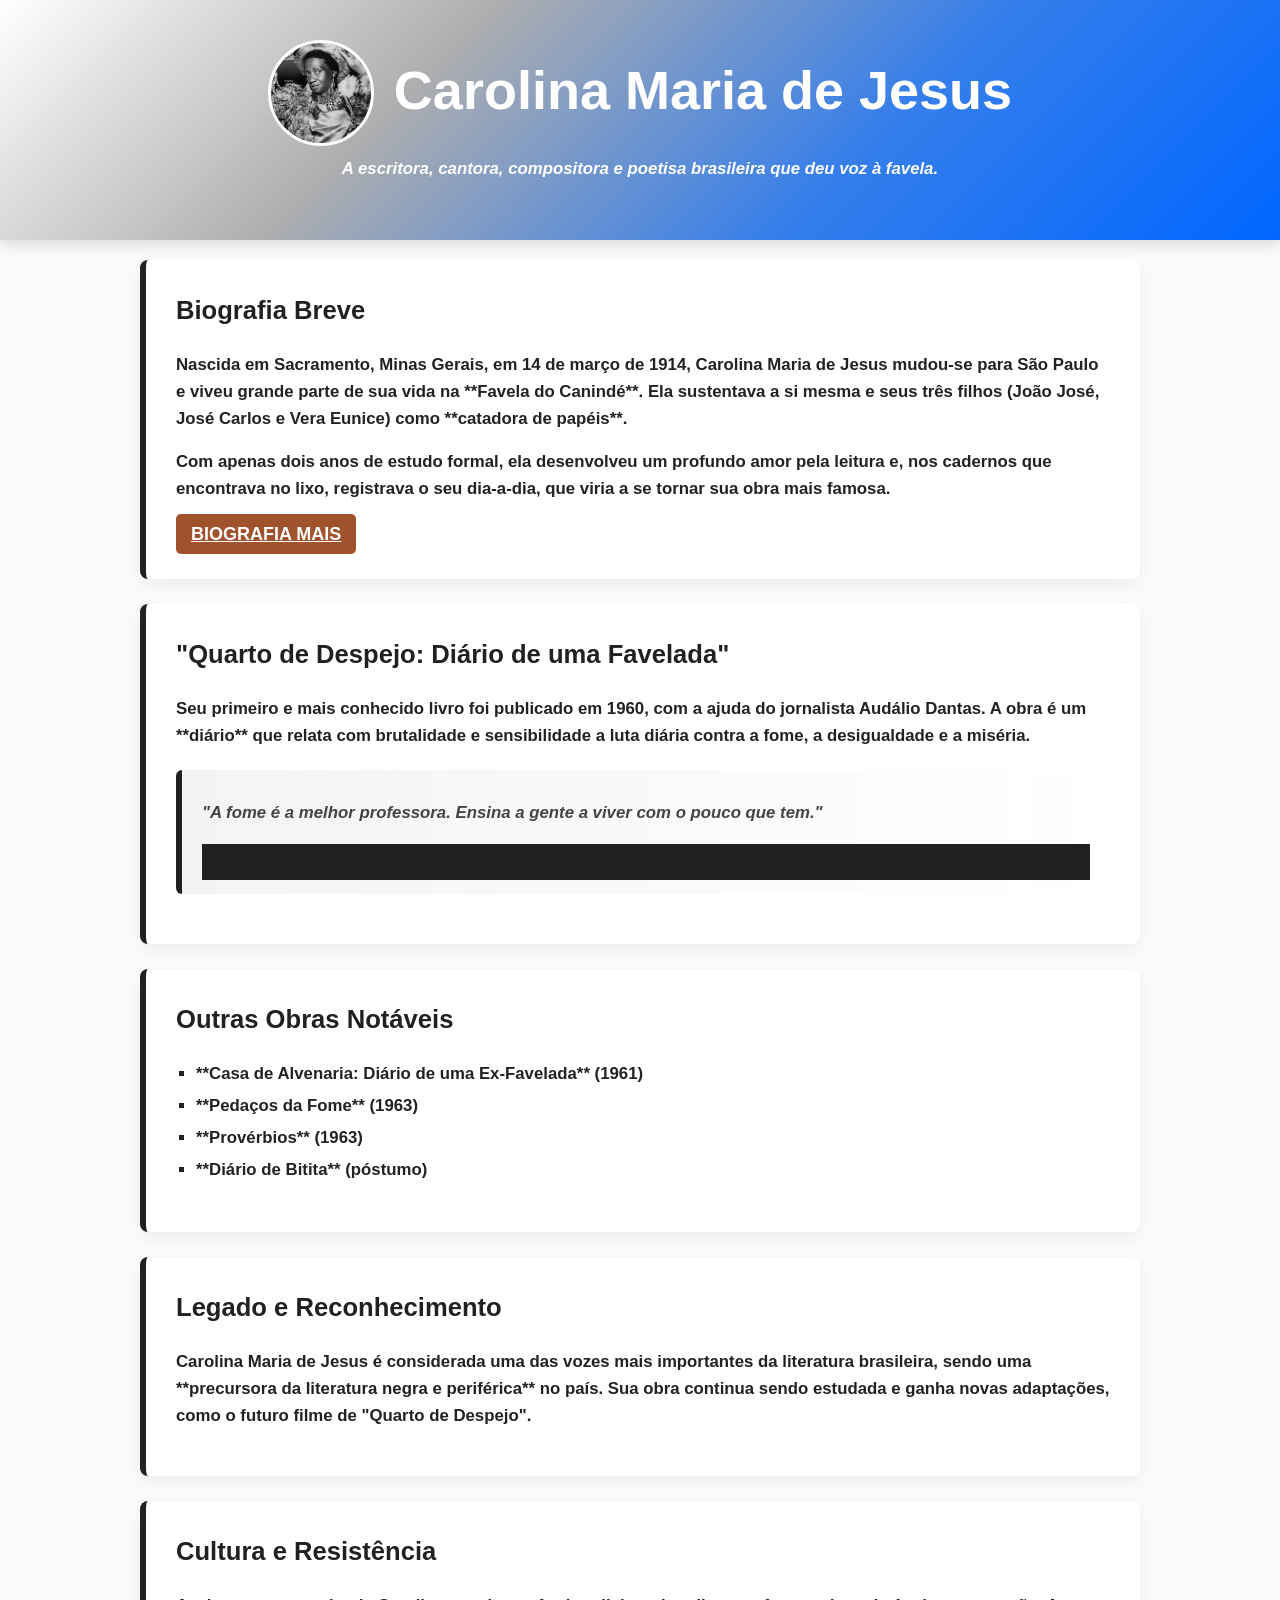
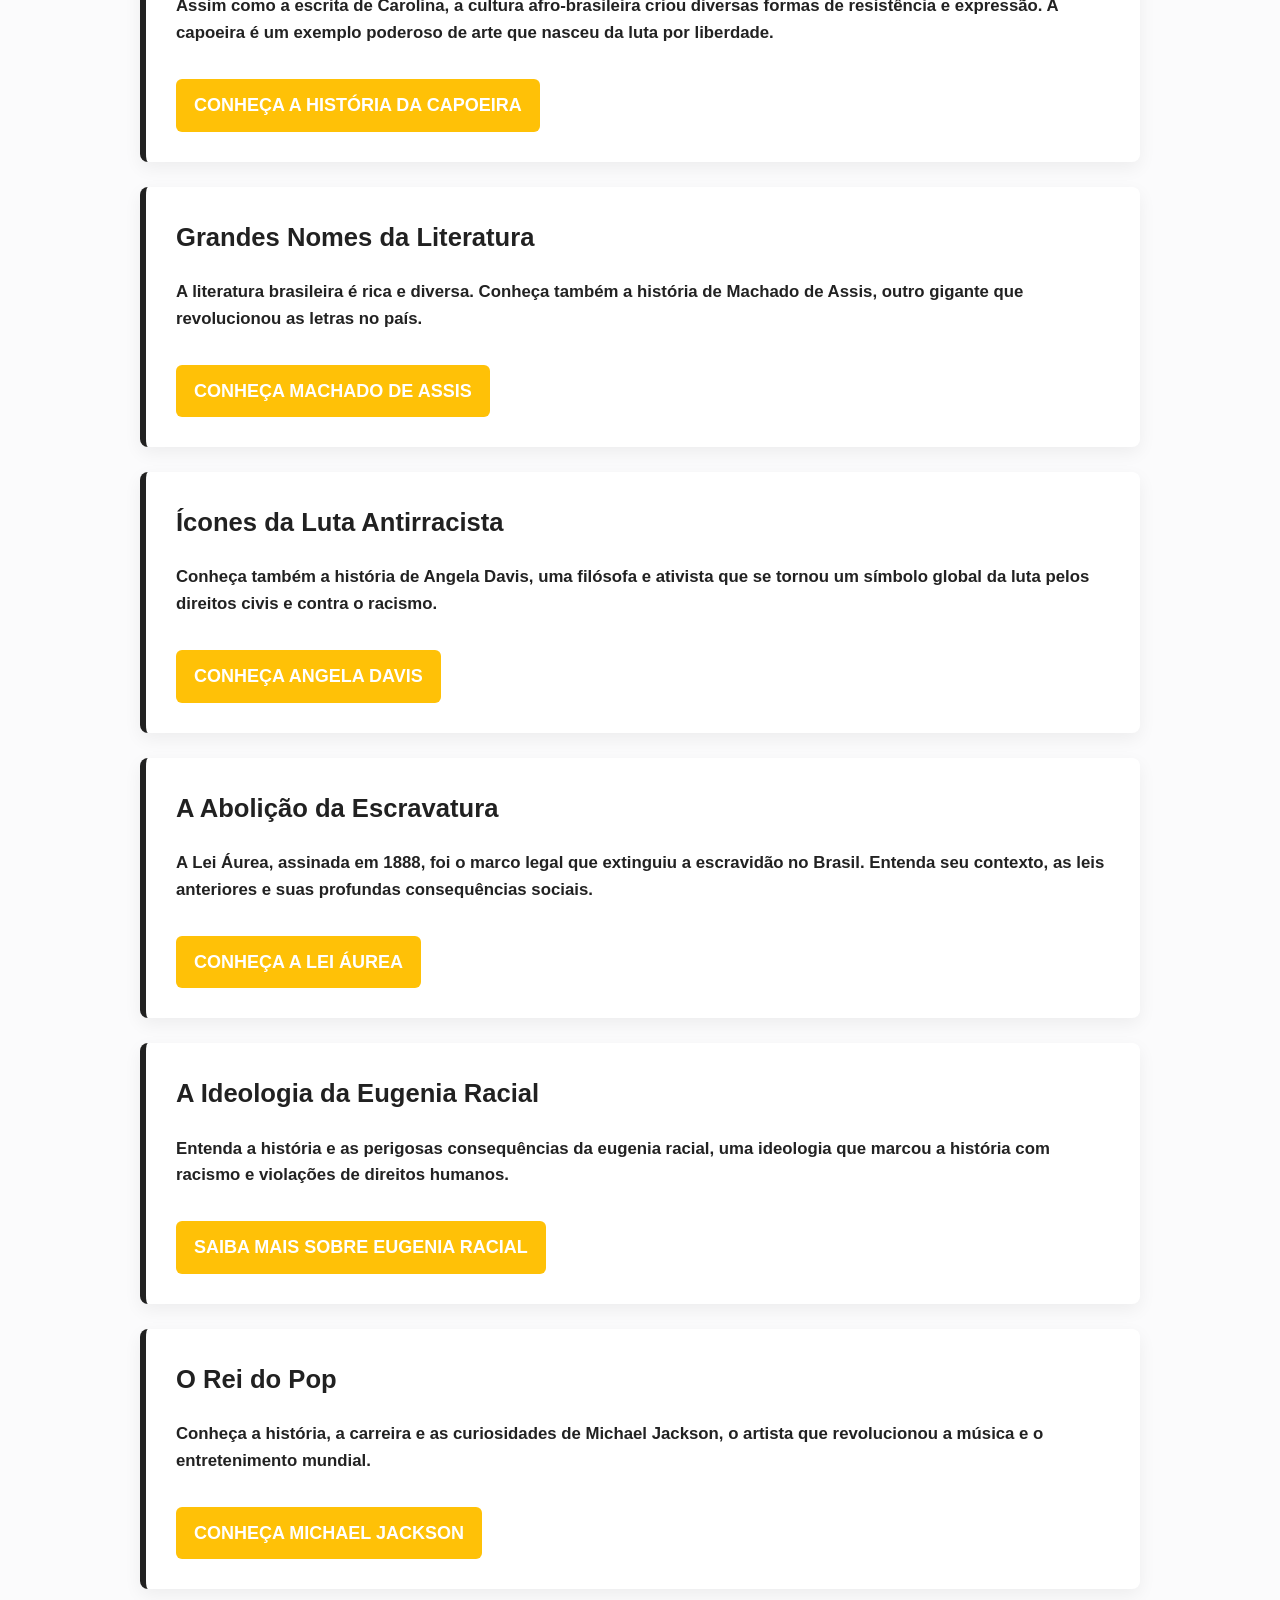
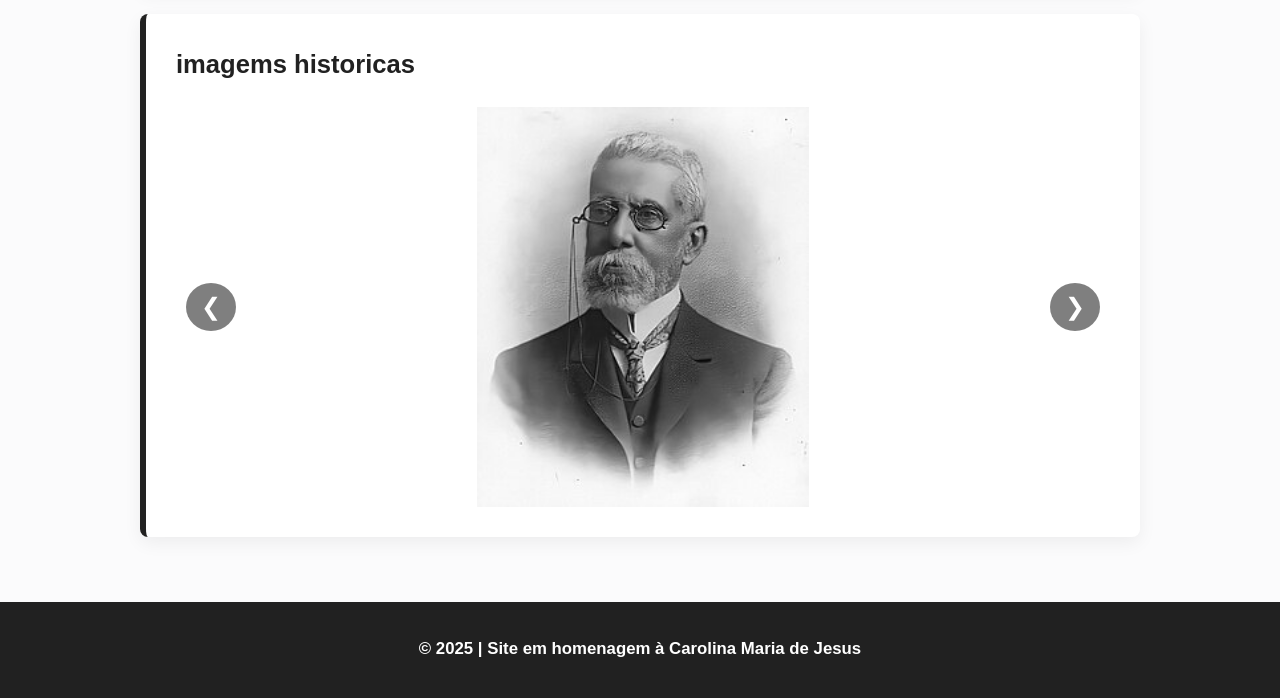
<file: index.html>
<!DOCTYPE html>
<html lang="pt-BR">
<head>
    <meta charset="UTF-8">
    <meta name="viewport" content="width=device-width, initial-scale=1.0">
    <title>Carolina Maria de Jesus - Escritora e Catadora</title>
    <link rel="stylesheet" href="style.css">
</head>
<body class="carolina-theme">
    <header>
        <div class="container">
            <div class="header-title-container">
                <img src="carolina 1.jfif" alt="Retrato de Carolina Maria de Jesus" class="header-profile-pic">
                <h1>Carolina Maria de Jesus</h1>
            </div>
            <nav id="main-nav">
                <a href="index.html" class="active">Carolina M. de Jesus</a>
                <a href="capoeira.html">Capoeira</a>
                <a href="machado-de-assis.html">Machado de Assis</a>
                <a href="angela-davis.html">Angela Davis</a>
                <a href="lei-aurea.html">Lei Áurea</a>
                <a href="eugenia-racial.html">Eugenia Racial</a>
                <a href="michael-jackson.html">Michael Jackson</a>
            </nav>
            <button class="hamburger-menu" id="hamburger-menu">&#9776;</button>
            <p>A escritora, cantora, compositora e poetisa brasileira que deu voz à favela.</p>
        </div>
    </header>

    <main class="container">
        <section id="biografia" class="card">
            <h2>Biografia Breve</h2>
            <div class="bio-content">
                <p>Nascida em Sacramento, Minas Gerais, em 14 de março de 1914, Carolina Maria de Jesus mudou-se para São Paulo e viveu grande parte de sua vida na **Favela do Canindé**. Ela sustentava a si mesma e seus três filhos (João José, José Carlos e Vera Eunice) como **catadora de papéis**.</p>
                <p>Com apenas dois anos de estudo formal, ela desenvolveu um profundo amor pela leitura e, nos cadernos que encontrava no lixo, registrava o seu dia-a-dia, que viria a se tornar sua obra mais famosa.</p>
                <a id="toggle-bio" class="button-link" href="https://www.ebiografia.com/carolina_maria_de_jesus/" target="_blank" rel="noopener noreferrer">biografia mais</a>
            </div>
        </section>

        <section id="quarto-despejo" class="card">
            <h2>"Quarto de Despejo: Diário de uma Favelada"</h2>
            <p>Seu primeiro e mais conhecido livro foi publicado em 1960, com a ajuda do jornalista Audálio Dantas. A obra é um **diário** que relata com brutalidade e sensibilidade a luta diária contra a fome, a desigualdade e a miséria.</p>
            <blockquote id="citacao">
                <p>"A fome é a melhor professora. Ensina a gente a viver com o pouco que tem."</p>
                <footer></footer>
            </blockquote>
        </section>

        <section id="outras-obras" class="card">
            <h2>Outras Obras Notáveis</h2>
            <ul>
                <li>**Casa de Alvenaria: Diário de uma Ex-Favelada** (1961)</li>
                <li>**Pedaços da Fome** (1963)</li>
                <li>**Provérbios** (1963)</li>
                <li>**Diário de Bitita** (póstumo)</li>
            </ul>
        </section>
        
        <section id="legado" class="card">
            <h2>Legado e Reconhecimento</h2>
            <p>Carolina Maria de Jesus é considerada uma das vozes mais importantes da literatura brasileira, sendo uma **precursora da literatura negra e periférica** no país. Sua obra continua sendo estudada e ganha novas adaptações, como o futuro filme de "Quarto de Despejo".</p>
        </section>

    <section id="cultura" class="card">
        <h2>Cultura e Resistência</h2>
        <p>Assim como a escrita de Carolina, a cultura afro-brasileira criou diversas formas de resistência e expressão. A capoeira é um exemplo poderoso de arte que nasceu da luta por liberdade.</p>
        <a href="capoeira.html" class="action-button">Conheça a História da Capoeira</a>
    </section>

    <section id="outros-autores" class="card desktop-nav">
        <h2>Grandes Nomes da Literatura</h2>
        <p>A literatura brasileira é rica e diversa. Conheça também a história de Machado de Assis, outro gigante que revolucionou as letras no país.</p>
        <a href="machado-de-assis.html" class="action-button">Conheça Machado de Assis</a>
    </section>

    <section id="outros-icones" class="card">
        <h2>Ícones da Luta Antirracista</h2>
        <p>Conheça também a história de Angela Davis, uma filósofa e ativista que se tornou um símbolo global da luta pelos direitos civis e contra o racismo.</p>
        <a href="angela-davis.html" class="action-button">Conheça Angela Davis</a>
    </section>

    <section id="lei-aurea-link" class="card">
        <h2>A Abolição da Escravatura</h2>
        <p>A Lei Áurea, assinada em 1888, foi o marco legal que extinguiu a escravidão no Brasil. Entenda seu contexto, as leis anteriores e suas profundas consequências sociais.</p>
        <a href="lei-aurea.html" class="action-button">Conheça a Lei Áurea</a>
    </section>

    <section id="eugenia-racial-link" class="card">
        <h2>A Ideologia da Eugenia Racial</h2>
        <p>Entenda a história e as perigosas consequências da eugenia racial, uma ideologia que marcou a história com racismo e violações de direitos humanos.</p>
        <a href="eugenia-racial.html" class="action-button">Saiba Mais sobre Eugenia Racial</a>
    </section>

    <section id="michael-jackson-link" class="card">
        <h2>O Rei do Pop</h2>
        <p>Conheça a história, a carreira e as curiosidades de Michael Jackson, o artista que revolucionou a música e o entretenimento mundial.</p>
        <a href="michael-jackson.html" class="action-button">Conheça Michael Jackson</a>
    </section>


    <section id="carrossel" class="card">
        <h2>imagems historicas</h2>
        <div class="carousel-container">
            <button id="prevBtn" class="carousel-arrow prev">&#10094;</button>
            <div class="carousel-slide">
               <img src="machado de assis 1.jpg" alt="Machado de Assis" loading="lazy">
                <img src="Machado de Assis  2.jpg" alt="Machado de Assis escrevendo" loading="lazy">
                <img src="machado de assis 3.jfif" alt="Retrato antigo de Machado de Assis" loading="lazy">
                <img src="capoeira1.jpg" alt="Roda de capoeira ao ar livre" loading="lazy">
                <img src="capoeira 2.webp" alt="Capoeiristas em ação" loading="lazy">
                <img src="capoeira 3.webp" alt="Instrumentos de capoeira" loading="lazy">
                <img src="carolina 1.jfif" alt="Carolina Maria de Jesus" loading="lazy">
                <img src="carolina 2.jpg" alt="Carolina escrevendo em seu diário" loading="lazy">
                <img src="carolina 3.jfif" alt="Retrato antigo de Carolina Maria de Jesus" loading="lazy">
            </div>
            <button id="nextBtn" class="carousel-arrow next">&#10095;</button>
        </div>
    </section>
</main>
    <footer>
        <p>&copy; 2025 | Site em homenagem à Carolina Maria de Jesus</p>
    </footer>   

    <!-- Modal para zoom da imagem -->
    <div id="imageModal" class="modal">
        <span class="close-modal">&times;</span>
        <img class="modal-content" id="modalImage">
    </div>

    <script src="main.js"></script>
</body>
</html>
</file>
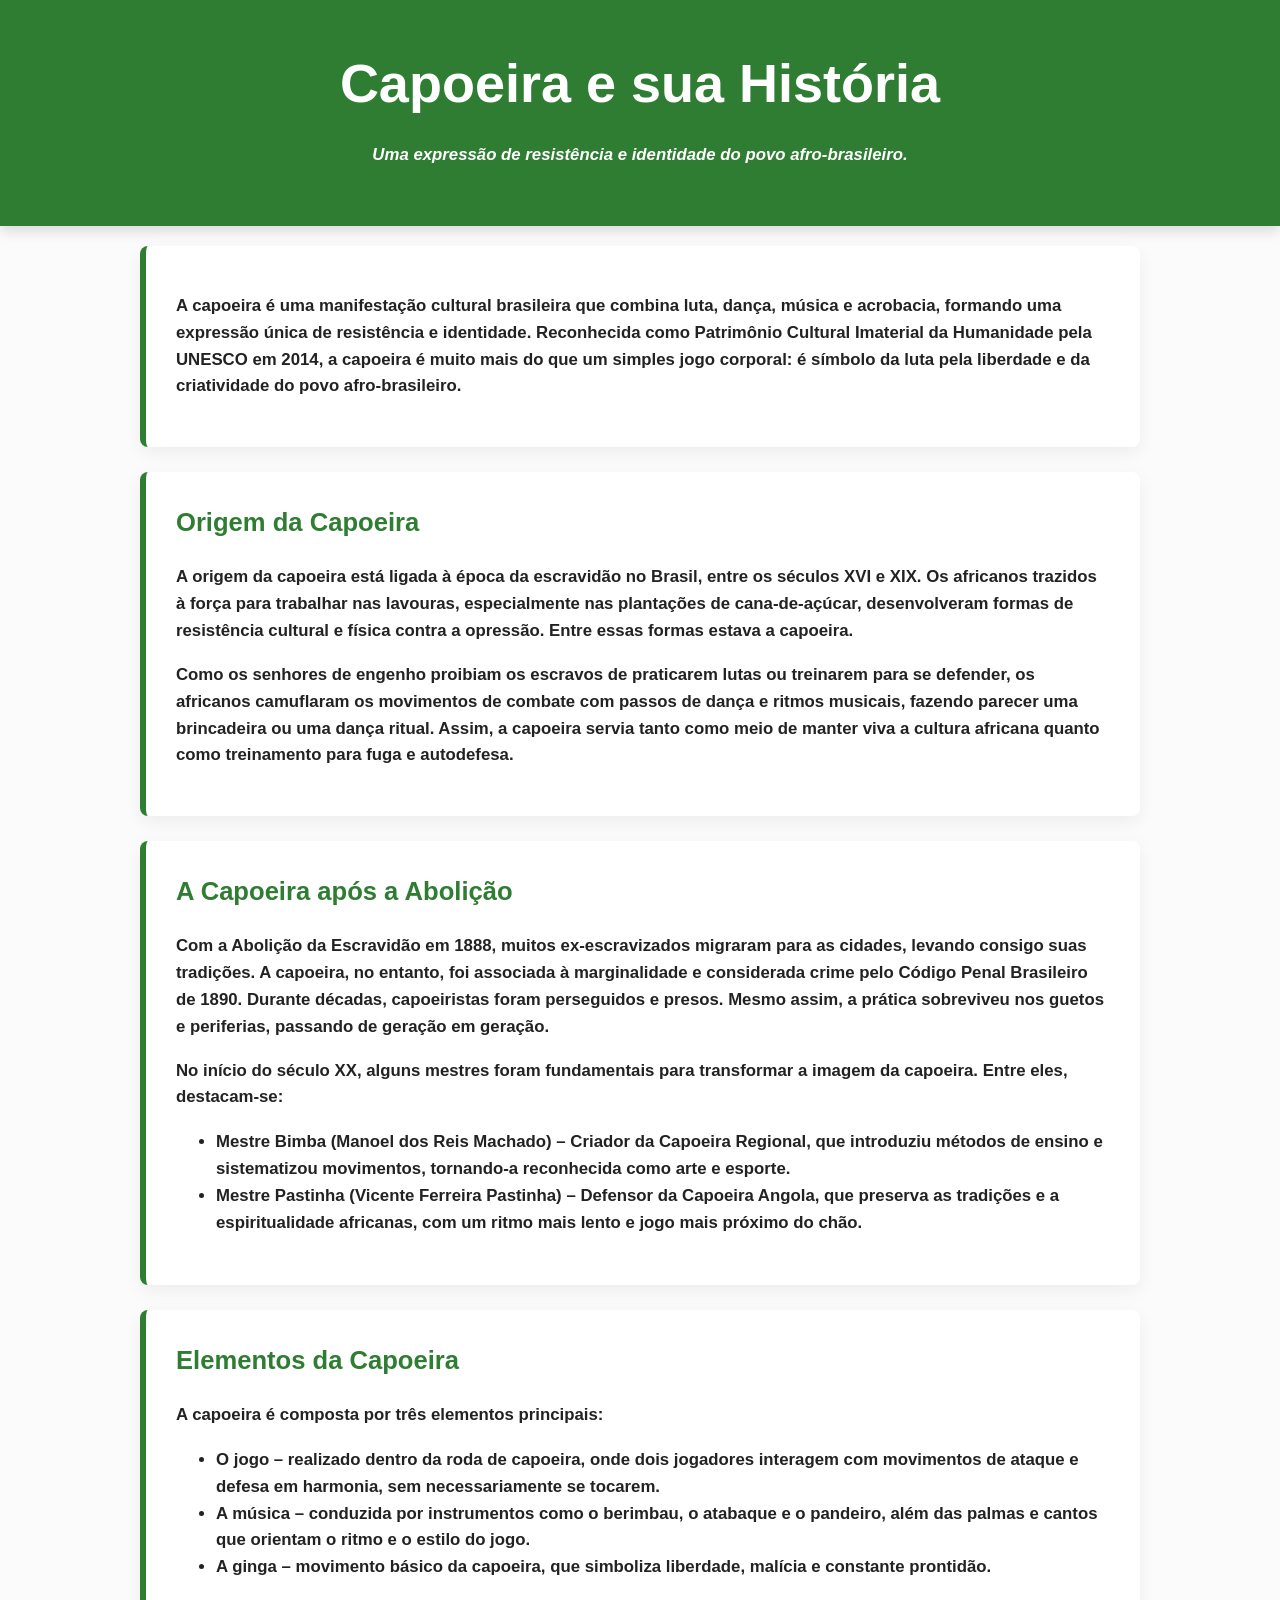
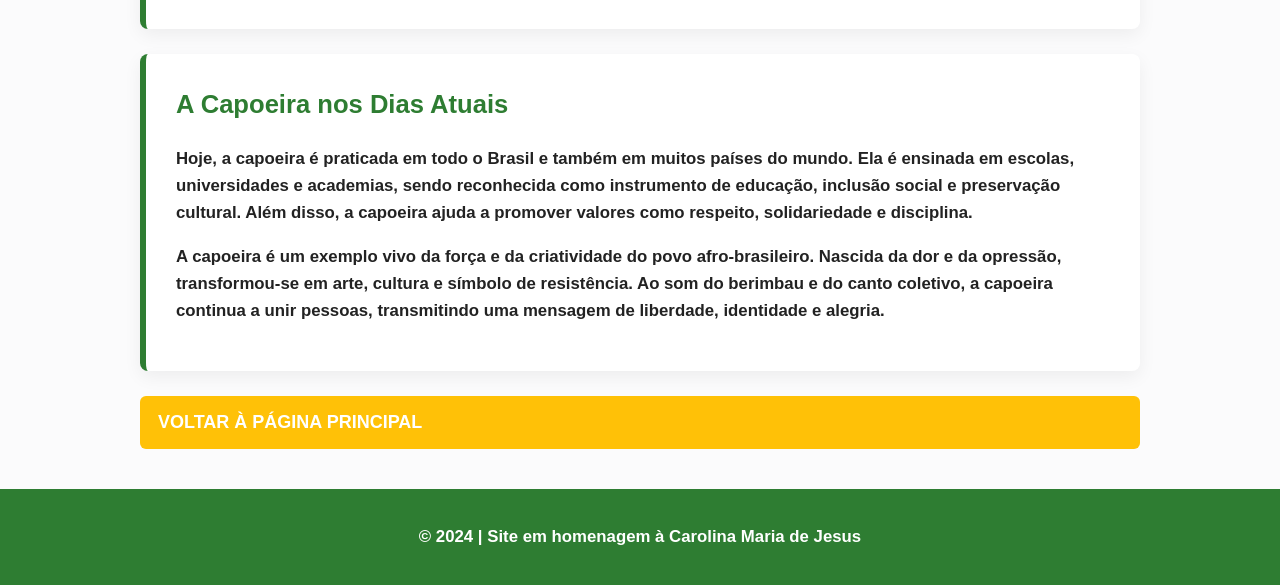
<file: capoeira.html>
<!DOCTYPE html>
<html lang="pt-BR">
<head>
    <meta charset="UTF-8">
    <meta name="viewport" content="width=device-width, initial-scale=1.0">
    <title>Capoeira e sua História - Cultura e Resistência</title>
    <link rel="stylesheet" href="style.css">
</head>
<body class="capoeira-theme">
    <header>
        <div class="container">
            <h1>Capoeira e sua História</h1>
            <nav id="main-nav">
                <a href="index.html">Carolina M. de Jesus</a>
                <a href="capoeira.html" class="active">Capoeira</a>
                <a href="machado-de-assis.html">Machado de Assis</a>
                <a href="angela-davis.html">Angela Davis</a>
                <a href="lei-aurea.html">Lei Áurea</a>
                <a href="eugenia-racial.html">Eugenia Racial</a>
                <a href="michael-jackson.html">Michael Jackson</a>
            </nav>
            <button class="hamburger-menu" id="hamburger-menu">&#9776;</button>
            <p>Uma expressão de resistência e identidade do povo afro-brasileiro.</p>
        </div>
    </header>

    <main class="container">
        <section id="introducao" class="card">
            <p>A capoeira é uma manifestação cultural brasileira que combina luta, dança, música e acrobacia, formando uma expressão única de resistência e identidade. Reconhecida como Patrimônio Cultural Imaterial da Humanidade pela UNESCO em 2014, a capoeira é muito mais do que um simples jogo corporal: é símbolo da luta pela liberdade e da criatividade do povo afro-brasileiro.</p>
        </section>

        <section id="origem" class="card">
            <h2>Origem da Capoeira</h2>
            <p>A origem da capoeira está ligada à época da escravidão no Brasil, entre os séculos XVI e XIX. Os africanos trazidos à força para trabalhar nas lavouras, especialmente nas plantações de cana-de-açúcar, desenvolveram formas de resistência cultural e física contra a opressão. Entre essas formas estava a capoeira.</p>
            <p>Como os senhores de engenho proibiam os escravos de praticarem lutas ou treinarem para se defender, os africanos camuflaram os movimentos de combate com passos de dança e ritmos musicais, fazendo parecer uma brincadeira ou uma dança ritual. Assim, a capoeira servia tanto como meio de manter viva a cultura africana quanto como treinamento para fuga e autodefesa.</p>
        </section>

        <section id="pos-abolicao" class="card">
            <h2>A Capoeira após a Abolição</h2>
            <p>Com a Abolição da Escravidão em 1888, muitos ex-escravizados migraram para as cidades, levando consigo suas tradições. A capoeira, no entanto, foi associada à marginalidade e considerada crime pelo Código Penal Brasileiro de 1890. Durante décadas, capoeiristas foram perseguidos e presos. Mesmo assim, a prática sobreviveu nos guetos e periferias, passando de geração em geração.</p>
            <p>No início do século XX, alguns mestres foram fundamentais para transformar a imagem da capoeira. Entre eles, destacam-se:</p>
            <ul>
                <li><strong>Mestre Bimba (Manoel dos Reis Machado)</strong> – Criador da Capoeira Regional, que introduziu métodos de ensino e sistematizou movimentos, tornando-a reconhecida como arte e esporte.</li>
                <li><strong>Mestre Pastinha (Vicente Ferreira Pastinha)</strong> – Defensor da Capoeira Angola, que preserva as tradições e a espiritualidade africanas, com um ritmo mais lento e jogo mais próximo do chão.</li>
            </ul>
        </section>

        <section id="elementos" class="card">
            <h2>Elementos da Capoeira</h2>
            <p>A capoeira é composta por três elementos principais:</p>
            <ul>
                <li><strong>O jogo</strong> – realizado dentro da roda de capoeira, onde dois jogadores interagem com movimentos de ataque e defesa em harmonia, sem necessariamente se tocarem.</li>
                <li><strong>A música</strong> – conduzida por instrumentos como o berimbau, o atabaque e o pandeiro, além das palmas e cantos que orientam o ritmo e o estilo do jogo.</li>
                <li><strong>A ginga</strong> – movimento básico da capoeira, que simboliza liberdade, malícia e constante prontidão.</li>
            </ul>
        </section>

        <section id="hoje" class="card">
            <h2>A Capoeira nos Dias Atuais</h2>
            <p>Hoje, a capoeira é praticada em todo o Brasil e também em muitos países do mundo. Ela é ensinada em escolas, universidades e academias, sendo reconhecida como instrumento de educação, inclusão social e preservação cultural. Além disso, a capoeira ajuda a promover valores como respeito, solidariedade e disciplina.</p>
            <p>A capoeira é um exemplo vivo da força e da criatividade do povo afro-brasileiro. Nascida da dor e da opressão, transformou-se em arte, cultura e símbolo de resistência. Ao som do berimbau e do canto coletivo, a capoeira continua a unir pessoas, transmitindo uma mensagem de liberdade, identidade e alegria.</p>
        </section>

        <a href="index.html" class="action-button desktop-nav">Voltar à Página Principal</a>

    </main>

    <footer>
        <p>&copy; 2024 | Site em homenagem à Carolina Maria de Jesus</p>
    </footer>

    <script src="main.js"></script>
</body>
</html>
</file>
<file: style.css>
/* Estilização Geral e Reset */
body {
    font-family: 'Helvetica Neue', Helvetica, Arial, sans-serif;
    margin: 0;
    padding: 0;
    background-color: #f4f4f4;
    color: #333;
    line-height: 1.6;
}


:root {
    /* Paleta vibrante: vermelho, amarelo, roxo e azul */
    --bg: #fbfbfc;
    --text: #222222;
    --red: #e53935;      /* vibrante */
    --yellow: #ffd400;   /* amarelo forte */
    --purple: #4a148c;   /* roxo mais escuro (ajustado) */
    --blue: #1e88e5;     /* azul vivo */
    /* Tornando roxo a cor predominante (tom mais escuro) */
    --card-accent: var(--purple);
    --header-bg: linear-gradient(135deg, #4a148c 0%, #6a1b9a 60%); /* degradê roxo escuro -> roxo */
    --button-bg: var(--purple);
    --button-hover: #2e0b4e; /* roxo ainda mais escuro no hover */
    --footer-bg: #2e0b4e; /* roxo escuro para o rodapé */
}
body {
    font-family: 'Helvetica Neue', Helvetica, Arial, sans-serif;
    margin: 0;
    padding: 0;
    background-color: var(--bg);
    color: var(--text);
    line-height: 1.6;
    font-weight: 700; /* texto em negrito conforme solicitado */
    font-size: 18px; /* aumentar tamanho base do texto */
}

/* --- Estilização da Barra de Rolagem com Todas as Cores --- */

/* Para Firefox */
html {
    scrollbar-width: thin; /* 'auto' ou 'thin' */
    /* O Firefox não suporta gradientes na scrollbar, então usamos a cor de destaque do tema atual */
    scrollbar-color: var(--card-accent) var(--bg);
}

/* Para navegadores baseados em WebKit (Chrome, Safari, Edge, etc.) */
::-webkit-scrollbar {
    width: 14px; /* Largura da barra de rolagem */
}

::-webkit-scrollbar-track {
    background: var(--bg); /* Cor de fundo da trilha (usa o fundo da página) */
}

::-webkit-scrollbar-thumb {    
    background: linear-gradient(180deg, #c62828, #ffc107, #2e7d32, #5d4037); /* Gradiente com todas as cores */
    border-radius: 10px;
    border: 3px solid var(--bg); /* Cria uma pequena borda ao redor do polegar */
}
.container {
    width: 90%;
    max-width: 1000px;
    margin: 0 auto;
}

/* Cabeçalho */
header {
    background-color: #333;
    color: #fff;
    padding: 40px 0;
    text-align: center;
    box-shadow: 0 4px 6px rgba(0, 0, 0, 0.1);
}
header {
    background: var(--header-bg);
    color: #fff;
    padding: 40px 0;
    text-align: center;
    box-shadow: 0 6px 12px rgba(0, 0, 0, 0.12);
}

header h1 {
    margin: 0;
    font-size: 3em; /* maior titulo */
    display: inline-block;
    padding-bottom: 6px;
    border-bottom: none; /* removida a tarja/underline */
    animation: fadeInDown 1s ease-out; /* Animação de entrada */
}

/* --- Estilo para Título com Foto de Perfil (Machado de Assis) --- */
.header-title-container {
    display: flex;
    align-items: center;
    justify-content: center;
    gap: 20px; /* Espaço entre a foto e o nome */
    flex-wrap: wrap; /* Permite que o layout se ajuste em telas pequenas */
}

.header-profile-pic {
    width: 100px;
    height: 100px;
    border-radius: 50%; /* Deixa a foto redonda */
    object-fit: cover; /* Garante que a imagem preencha o círculo */
    border: 3px solid #fff; /* Borda branca para destacar */
}

/* --- Navegação Principal --- */
nav#main-nav {
    margin-top: 20px;
    display: flex;
    justify-content: center;
    gap: 20px;
}
/* Por padrão (mobile-first), a navegação principal está escondida */
nav#main-nav {
    display: none;
}

nav#main-nav a {
    color: #fff;
    text-decoration: none;
    font-weight: 700;
    padding: 8px 16px;
    border-radius: 6px;
    transition: background-color 0.3s, color 0.3s;
    border: 2px solid transparent;
}

nav#main-nav a:hover {
    background-color: rgba(255, 255, 255, 0.1);
}

nav#main-nav a.active {
    border-color: #fff; /* Destaca o link da página atual */
    color: #fff;
}

/* --- Botão Hamburger --- */
.hamburger-menu {
    display: block; /* Visível por padrão (mobile) */
    background: none;
    border: none;
    color: white;
    font-size: 30px;
    cursor: pointer;
    position: absolute;
    top: 25px;
    right: 25px;
    z-index: 100; /* Garante que o menu fique na frente de outros elementos */
}

.desktop-nav { display: none; } /* Esconde os botões de desktop por padrão */

header p {
    font-style: italic;
    margin-top: 10px;
    font-size: 1.05rem; /* parágrafos levemente maiores */
}

/* Conteúdo Principal e Cards */
main {
    padding: 20px 0;
}

.card {
    background-color: #fff;
    padding: 30px;
    margin-bottom: 25px;
    border-radius: 8px;
    box-shadow: 0 2px 4px rgba(0, 0, 0, 0.05);
    border-left: 5px solid #e0b445;
}
.card {
    background-color: #fff;
    padding: 30px;
    margin-bottom: 25px;
    border-radius: 8px;
    box-shadow: 0 6px 18px rgba(0, 0, 0, 0.06);
    border-left: 6px solid var(--card-accent);
    /* Animação para os cards entrarem */
    opacity: 0; /* Começa invisível */
    transform: translateY(20px); /* Começa um pouco para baixo */
    animation: fadeInUp 0.8s ease-out forwards;
    animation-delay: 0.5s; /* Atraso para começar depois do título */
    transition: transform 0.3s ease, box-shadow 0.3s ease, border-color 0.3s ease; /* Transição suave para o hover */
}

.card:hover {
    transform: translateY(-5px) scale(1.02); /* Eleva e aumenta o card */
    box-shadow: 0 10px 25px rgba(0, 0, 0, 0.1); /* Aumenta a sombra para dar profundidade */
    border-left-color: #e91e63; /* Cor rosa para a borda */
}

.card h2 {
    color: #a0522d; /* Cor terrosa */
    margin-top: 0;
}
.card h2 {
    color: var(--purple);
    margin-top: 0;
    font-size: 1.6rem;
    transition: font-size 0.3s ease; /* Adiciona transição suave para o tamanho da fonte */
}

.card:hover h2 {
    font-size: 1.65rem; /* Aumenta levemente o subtítulo no hover */
}

/* Ajuste geral para elementos de texto */
p, li {
    font-size: 1.05rem;
    transition: font-size 0.3s ease; /* Adiciona transição suave para o tamanho da fonte */
}

.card:hover p,
.card:hover li {
    font-size: 1.08rem; /* Aumenta levemente o texto no hover */
}

/* Botão de Ação */
#toggle-bio {
    background-color: #a0522d;
    color: #fff;
    border: none;
    padding: 10px 15px;
    border-radius: 5px;
    cursor: pointer;
    margin-top: 15px;
    transition: background-color 0.3s;
    text-transform: uppercase;
    font-weight: bold;
}
.action-button {
    background-color: var(--button-bg);
    color: #fff;
    display: inline-block;
    text-decoration: none;
    border: none;
    padding: 12px 18px;
    border-radius: 6px;
    cursor: pointer;
    margin-top: 15px;
    transition: background-color 0.25s, transform 0.12s;
    text-transform: uppercase;
    font-weight: 700;
}

.action-button:hover {
    background-color: var(--button-hover);
    transform: translateY(-1px);
}

/* Citação */
blockquote {
    border-left: 4px solid #333;
    margin: 20px 0;
    padding-left: 20px;
    color: #555;
    font-style: italic;
    font-size: 1.1em;
}
blockquote {
    border-left: 6px solid var(--purple);
    margin: 20px 0;
    padding-left: 22px;
    color: #444;
    font-style: italic;
    font-size: 1.1em;
    background: linear-gradient(90deg, rgba(74,20,140,0.04), transparent);
    padding: 14px 20px;
    border-radius: 6px;
}

blockquote footer {
    display: block;
    margin-top: 10px;
       font-style: normal;
    font-size: 0.9em;
    text-align: right;
    color: #333;
}

/* Lista de Obras */
#outras-obras ul {
    list-style: square;
    padding-left: 20px;
}

#outras-obras li {
    margin-bottom: 5px;
}

/* Rodapé */
footer {
    background-color: #333;
    color: #f4f4f4;
    text-align: center;
    padding: 15px 0;
    margin-top: 20px;
}
footer {
    background-color: var(--footer-bg);
    color: #fff;
    text-align: center;
    padding: 18px 0;
    margin-top: 20px;
}

/* Estilos para o Carrossel */
.carousel-container {
    width: 100%;
    overflow: hidden;
    position: relative;
}

.carousel-slide {
    width: %; /* A imagem individual preencherá este espaço */
    transition: transform 0.7s ease-in-out;
}

.carousel-slide img {
    width: 100%; /* A imagem ocupa todo o espaço do slide */
    max-height: 400px; /* Define uma altura máxima para a imagem */
    height: auto; /* Mantém a proporção da imagem */
    margin: 0 auto; /* Garante que a imagem fique centralizada */
    object-fit: contain;
    cursor: pointer;
    transition: transform 0.3s ease;
}

/* Setas de navegação do carrossel */
.carousel-arrow {
    position: absolute;
    top: 50%;
    transform: translateY(-50%);
    background-color: rgba(0, 0, 0, 0.5);
    color: white;
    border: none;
    padding: 10px 15px;
    font-size: 24px;
    cursor: pointer;
    border-radius: 50%;
    z-index: 10;
    transition: background-color 0.3s ease;
}

.carousel-arrow:hover {
    background-color: rgba(0, 0, 0, 0.8);
}

.carousel-arrow.prev {
    left: 10px;
}

.carousel-arrow.next {
    right: 10px;
}

/* Modal para zoom da imagem */
.modal {
    display: none; /* Escondido por padrão */
    position: fixed;
    z-index: 100;
    padding-top: 50px;
    left: 0;
    top: 0;
    width: 100%;
    height: 100%;
    overflow: auto;
    background-color: rgba(0,0,0,0.9);
}

.modal-content {
    margin: auto;
    display: block;
    width: 80%;
    max-width: 700px;
    animation: zoomIn 0.6s;
}

.close-modal {
    position: absolute;
    top: 15px;
    right: 35px;
    color: #f1f1f1;
    font-size: 40px;
    font-weight: bold;
    transition: 0.3s;
    cursor: pointer;
}

@keyframes zoomIn {
    from {transform: scale(0)}
    to {transform: scale(1)}
}

/* Animação para o título principal */
@keyframes fadeInDown {
    from {
        opacity: 0;
        transform: translateY(-25px);
    }
    to {
        opacity: 1;
        transform: translateY(0);
    }
}

/* Animação para os cards de conteúdo */
@keyframes fadeInUp {
    from {
        opacity: 0;
        transform: translateY(20px);
    }
    to {
        opacity: 1;
        transform: translateY(0);
    }
}

/* --- Media Queries para Responsividade --- */

/* Para tablets e celulares (telas até 768px) */
@media (max-width: 768px) {
    body {
        font-size: 16px; /* Reduz o tamanho base da fonte */
        font-weight: 400; /* Texto normal em telas menores para melhor legibilidade */
    }

    .container {
        width: 95%; /* Usa mais espaço da tela */
    }

    header {
        padding: 30px 0;
    }

    header h1 {
        font-size: 2.2em; /* Reduz o título principal */
    }

    header h1, header p {
        /* Adiciona um espaçamento à direita para não sobrepor o menu */
        padding-right: 50px; 
        padding-left: 50px; /* Equilibra o espaçamento no lado esquerdo */
    }

    .card {
        padding: 20px;
        margin-bottom: 20px;
    }

    .card h2 {
        font-size: 1.4rem;
    }

    /* Desativa o efeito de zoom nos cards em dispositivos de toque para evitar comportamento inesperado */
    .card:hover {
        transform: translateY(-5px); /* Mantém apenas a elevação */
        box-shadow: 0 10px 25px rgba(0, 0, 0, 0.1);
        transform: none; /* Remove o scale e o translate */
    }

    nav#main-nav {
        flex-direction: column;
        width: 100%;
        background-color: rgba(0, 0, 0, 0.8);
        position: absolute;
        top: 90px; /* Ajuste conforme a altura do seu cabeçalho */
        left: 0;
        z-index: 99; /* Garante que o menu expandido fique sobre o conteúdo */
        padding: 10px 0;
    }

    nav#main-nav.active {
        display: flex; /* Mostra o menu quando a classe 'active' é adicionada */
        animation: fadeInDown 0.5s;
    }
}

/* Para telas de PC (maiores que 768px) */
@media (min-width: 769px) {
    .hamburger-menu { display: none; } /* Esconde o botão hamburger */
    nav#main-nav { display: none !important; } /* Garante que a nav do mobile não apareça */
    .desktop-nav { display: block; } /* Mostra os botões de navegação do desktop */
}

/* --- Tema Específico para a Página de Machado de Assis --- */

.machado-theme {
    /* Sobrescreve as variáveis de cor para um tema sóbrio */
    --header-bg: #3e2723; /* Marrom escuro, quase preto */
    font-family: Georgia, 'Times New Roman', Times, serif; /* Fonte clássica para um ar nobre */
    --footer-bg: #3e2723;
    --card-accent: #5d4037; /* Tom de sépia/marrom */
    --button-bg: #5d4037;
    --button-hover: #3e2723;
    --purple: #5d4037; /* Substitui o roxo nos títulos h2 */
}

.machado-theme header {
    background: var(--header-bg); /* Remove o gradiente, usa cor sólida */
}

.machado-theme blockquote {
    background: linear-gradient(90deg, rgba(93,64,55,0.05), transparent);
    border-left-color: var(--card-accent);
}

.machado-theme .card:hover {
    transform: translateY(-5px); /* Remove o efeito de zoom (scale) */
    box-shadow: 0 10px 25px rgba(0, 0, 0, 0.1);
    border-left-color: #8d6e63; /* Um tom de marrom mais claro no hover */
}

.machado-theme .card:hover h2,
.machado-theme .card:hover p,
.machado-theme .card:hover li {
    font-size: inherit; /* Desativa o aumento da fonte no hover */
}

/* Estilo nobre para as curiosidades de Machado */
.machado-theme #curiosidades .curiosidade-item {
    padding-top: 1.2rem;
    margin-top: 1.5rem;
    border-top: 1px dotted #a1887f; /* Linha pontilhada para um visual mais clássico */
}

.machado-theme #curiosidades .curiosidade-item:first-child {
    border-top: none; /* Remove a linha do primeiro item */
    margin-top: 0;
    padding-top: 0.5rem;
}

.machado-theme #curiosidades h4 {
    font-size: 1.15rem;
    color: #3e2723; /* Marrom escuro para o título da curiosidade */
    font-weight: normal; /* Peso normal para elegância */
    font-style: italic; /* Itálico para um toque clássico */
    margin-bottom: 0.5rem;
}

.machado-theme #curiosidades .emoji {
    margin-right: 10px;
    font-size: 1.2rem;
    opacity: 0.8; /* Deixa o emoji um pouco mais sutil */
    font-style: normal; /* Garante que o emoji não fique em itálico */
}

/* --- Estilos Genéricos para o Acordeão de Curiosidades --- */
.curiosidade-title {
    cursor: pointer;
    position: relative;
    padding-right: 30px; /* Espaço para o indicador +/- */
    transition: color 0.3s;
}

.curiosidade-title:hover {
    color: var(--button-hover);
}

.curiosidade-title::after {
    content: '+';
    position: absolute;
    right: 5px;
    top: 50%;
    transform: translateY(-50%);
    font-size: 1.6rem;
    font-family: 'Helvetica Neue', Helvetica, Arial, sans-serif; /* Fonte sem serifa para o sinal */
    font-style: normal;
    font-weight: 300;
    transition: transform 0.3s ease;
}

.curiosidade-item.active .curiosidade-title::after {
    content: '−'; /* Sinal de menos */
    transform: translateY(-50%) rotate(180deg);
}

.curiosidade-content {
    max-height: 0;
    overflow: hidden;
    transition: max-height 0.5s ease-out, padding 0.4s ease-out;
    padding: 0 10px;
}


/* Estilos para o Acordeão de Curiosidades */
.machado-theme .curiosidade-title {
    cursor: pointer;
    position: relative;
    padding-right: 30px; /* Espaço para o indicador +/- */
}

.machado-theme .curiosidade-title::after {
    content: '+';
    position: absolute;
    right: 5px;
    top: 50%;
    transform: translateY(-50%);
    font-size: 1.6rem;
    font-family: 'Helvetica Neue', Helvetica, Arial, sans-serif; /* Fonte sem serifa para o sinal */
    font-style: normal;
    font-weight: 300;
    transition: transform 0.3s ease;
}

.machado-theme .curiosidade-item.active .curiosidade-title::after {
    content: '−'; /* Sinal de menos */
    transform: translateY(-50%) rotate(180deg);
}

/* --- Tema Específico para a Página de Capoeira --- */

.capoeira-theme {
    /* Sobrescreve as variáveis para um tema inspirado na capoeira */
    /* Verde para as matas, Amarelo para a energia, Azul para o céu */
    --header-bg: #2e7d32; /* Verde escuro para o cabeçalho */
    --footer-bg: #2e7d32; /* Verde escuro para o rodapé */
    --card-accent: #2e7d32; /* Borda verde nos cards */
    --button-bg: #ffc107; /* Amarelo/dourado para os botões */
    --button-hover: #ffa000; /* Amarelo mais escuro no hover */
    --purple: #2e7d32; /* Substitui o roxo dos títulos h2 pelo verde */
}

.capoeira-theme header {
    background: var(--header-bg); /* Cor sólida, sem gradiente */
}

.capoeira-theme .card:hover {
    border-left-color: #1976d2; /* Borda azul no hover para representar o céu/paz */
}

.capoeira-theme blockquote {
    background: linear-gradient(90deg, rgba(46,125,50,0.05), transparent);
    border-left-color: var(--card-accent);
}

/* --- Tema Específico para a Página de Carolina Maria de Jesus --- */

.carolina-theme {
    /* Sobrescreve as variáveis para o tema de Carolina */
    /* Preto (resistência), Amarelo (sol/natureza), Azul (céu/sonho) */
    --header-bg: #212121; /* Preto para o cabeçalho, representando a luta e a realidade */
    --footer-bg: #212121; /* Preto/cinza escuro para o rodapé, representando identidade */
    --card-accent: #212121; /* Borda preta nos cards */
    --button-bg: #ffc107; /* Amarelo para os botões, simbolizando o sol */
    --button-hover: #ffa000; /* Amarelo mais escuro no hover */
    --purple: #212121; /* Substitui o roxo dos títulos h2 pelo preto/cinza escuro */
}

.carolina-theme header {
    /* Gradiente com todas as cores dos temas para a página principal */
    background: linear-gradient(135deg, 
        #ffffff, /* Vermelho (Carolina) */
        #acadaf, /* Amarelo (Capoeira) */
        #357eeb, /* Verde (Capoeira) */
        #0066ff  /* Marrom (Machado) */
    );
}

.carolina-theme .card:hover {
    border-left-color: #1e88e5; /* Borda azul no hover, representando o céu e a liberdade */
}

.carolina-theme blockquote {
    background: linear-gradient(90deg, rgba(33,33,33,0.05), transparent);
    border-left-color: var(--card-accent);
}

/* --- Tema Específico para a Página de Angela Davis --- */

.angela-davis-theme {
    /* Laranja forte para simbolizar energia, luta e paixão */
    --header-bg: #e65100; /* Laranja escuro e vibrante */
    --footer-bg: #e65100;
    --card-accent: #e65100;
    --button-bg: #e65100;
    --button-hover: #bf360c; /* Laranja mais profundo no hover */
    --purple: #bf360c; /* Substitui o roxo dos títulos h2 */
}

.angela-davis-theme header {
    background: var(--header-bg); /* Cor sólida */
}

.angela-davis-theme blockquote {
    background: linear-gradient(90deg, rgba(230,81,0,0.05), transparent);
    border-left-color: var(--card-accent);
}

/* Estilos para as curiosidades de Angela Davis */
.angela-davis-theme #curiosidades .curiosidade-item {
    padding-top: 1rem;
    margin-top: 1rem;
    border-top: 1px solid #ffcc80; /* Laranja claro */
}

.angela-davis-theme #curiosidades .curiosidade-item:first-child {
    border-top: none;
    margin-top: 0;
    padding-top: 0;
}

.angela-davis-theme #curiosidades h4 {
    font-size: 1.1rem;
    color: var(--purple); /* Usa a cor de destaque do tema */
}

/* --- Tema Específico para a Página da Lei Áurea --- */

.lei-aurea-theme {
    /* Dourado para a "Lei Áurea", com um fundo escuro para solenidade */
    --header-bg: #2c2a2a; /* Cinza bem escuro */
    --footer-bg: #2c2a2a;
    --header-bg: #111111; /* Preto para solenidade */
    --footer-bg: #111111; /* Preto */
    --card-accent: #d4af37; /* Dourado/Ouro */
    --button-bg: #d4af37;
    --button-hover: #b89b30; /* Dourado mais escuro */
    --button-bg: #222222; /* Botão preto */
    --button-hover: #000000; /* Preto mais escuro no hover */
    --purple: #000000; /* Títulos h2 em preto */
    --text: #ffffff; /* Texto branco para botões (mantido) */
}

.lei-aurea-theme header {
    background: var(--header-bg);
}

.lei-aurea-theme blockquote {
    background: linear-gradient(90deg, rgba(212,175,55,0.08), transparent);
    border-left-color: var(--card-accent);
}

/* --- Tema Específico para a Página de Eugenia Racial --- */
.eugenia-theme {
    /* Cores para refletir a ideologia da eugenia:
       Branco (pureza racial), Preto (raças inferiores), Cinza (mistura/degeneração) */
    --header-bg: linear-gradient(135deg, #f0f0f0 0%, #ffffff 100%); /* Branco/cinza claro para "pureza" */
    --footer-bg: #f0f0f0; /* Cinza claro */
    --card-accent: #cccccc; /* Cinza médio para "mistura" ou frieza */
    --button-bg: #222222; /* Preto/cinza escuro para o lado sombrio da ideologia */
    --button-hover: #000000; /* Preto puro no hover */
    --purple: #222222; /* Títulos em preto/cinza escuro */
    --text: #333333; /* Texto padrão escuro para legibilidade */
}

.eugenia-theme header {
    background: var(--header-bg);
    color: var(--text); /* Garante que o texto do cabeçalho seja legível */
}

.eugenia-theme header h1,
.eugenia-theme header p {
    color: var(--text); /* Garante que o texto do cabeçalho seja legível */
}

.eugenia-theme blockquote {
    background: linear-gradient(90deg, rgba(128,128,128,0.05), transparent); /* Cinza sutil para o fundo da citação */
    border-left-color: var(--card-accent);
}
.lei-aurea-theme .action-button {
    color: var(--text); /* Garante que o texto do botão seja branco */
}

.lei-aurea-theme .card p,
.lei-aurea-theme .card li {
    color: #000000; /* Garante que o texto dos parágrafos e listas seja preto */
}

/* --- Tema Específico para a Página de Michael Jackson --- */
.michael-jackson-theme {
    /* Vermelho, preto e branco para o Rei do Pop */
    --header-bg: #c62828; /* Vermelho vibrante, como a jaqueta de Thriller */
    --footer-bg: #111111; /* Preto */
    --card-accent: #c62828; /* Vermelho */
    --button-bg: #ffffff; /* Botão branco */
    --button-hover: #f0f0f0; /* Branco um pouco mais escuro no hover */
    --purple: #111111; /* Títulos h2 em preto */
}

.michael-jackson-theme header {
    background: var(--header-bg); /* Cabeçalho vermelho */
}

.michael-jackson-theme .card:hover {
    border-left-color: #111111; /* Borda preta no hover para contraste */
}

.michael-jackson-theme .action-button {
    color: #000000; /* Texto preto para melhor contraste no botão branco */
    border: 1px solid #cccccc; /* Adiciona uma borda sutil ao botão branco */
}
</file>
